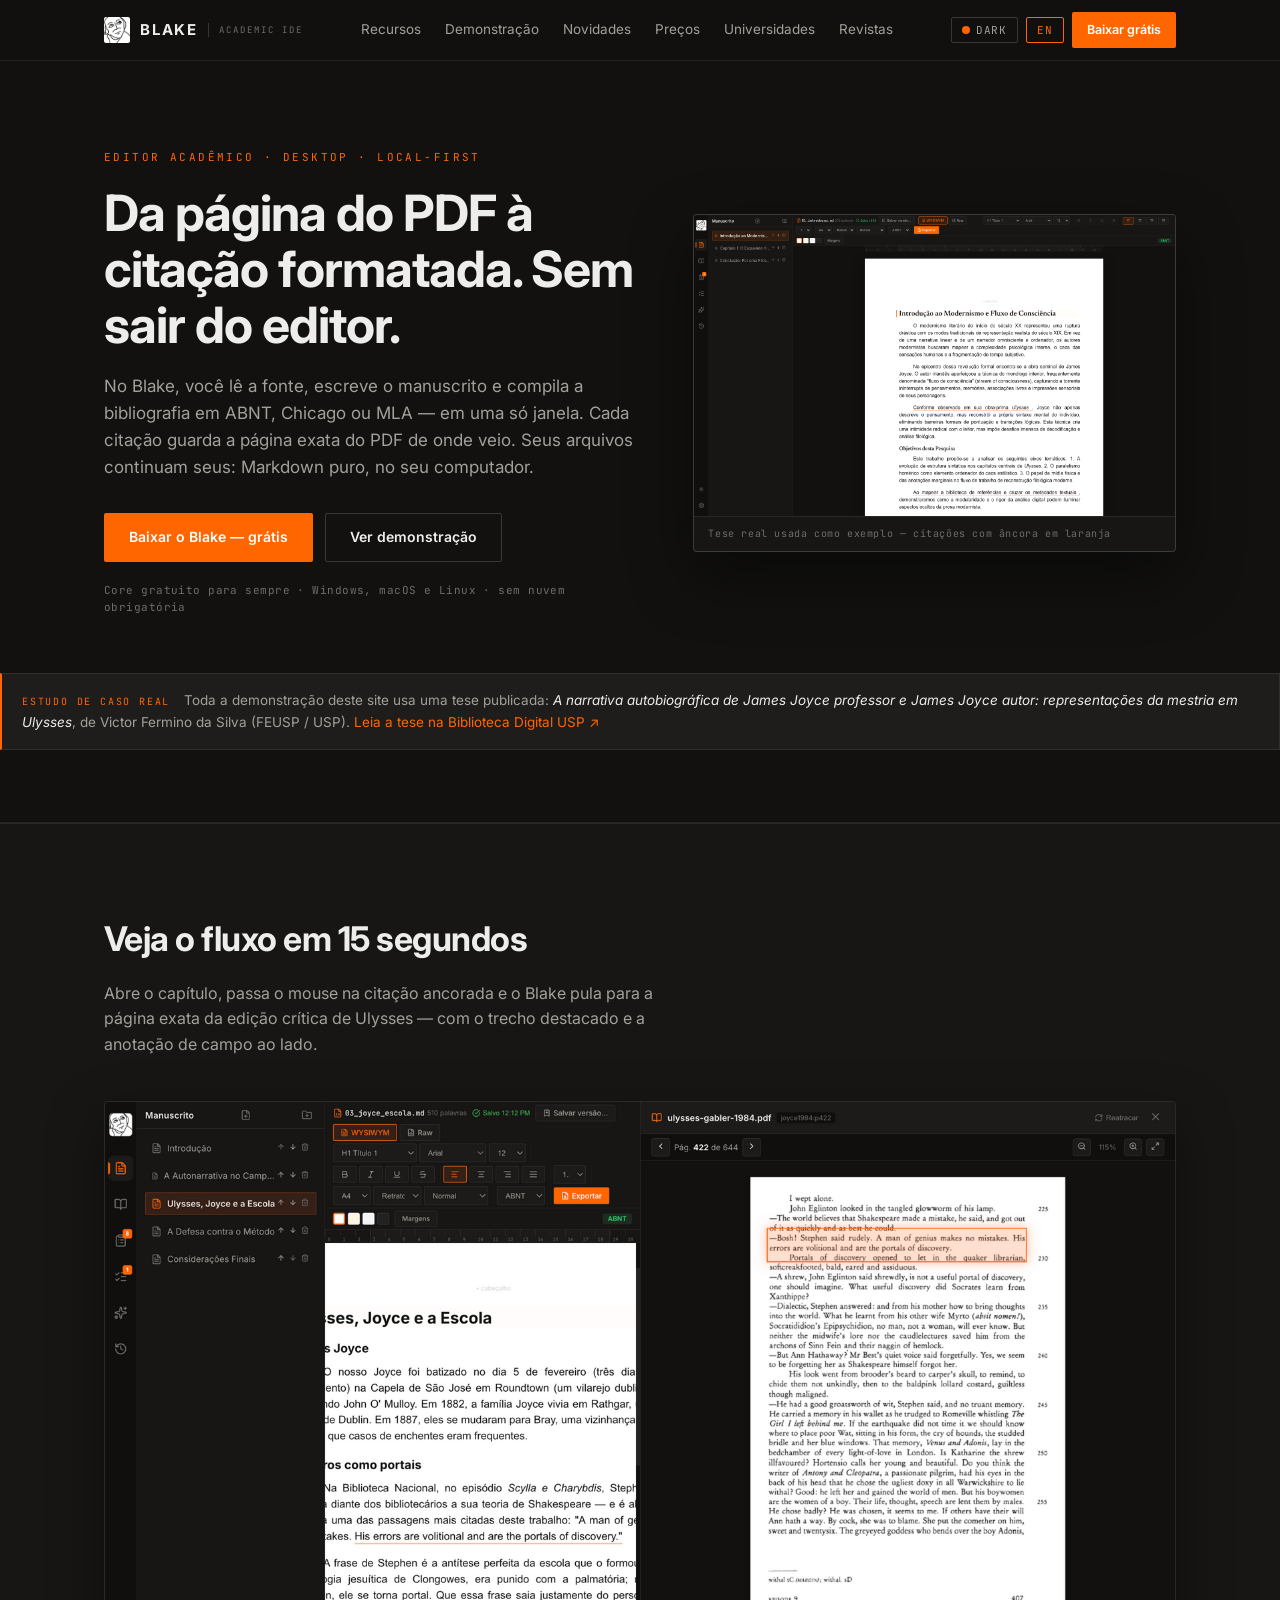
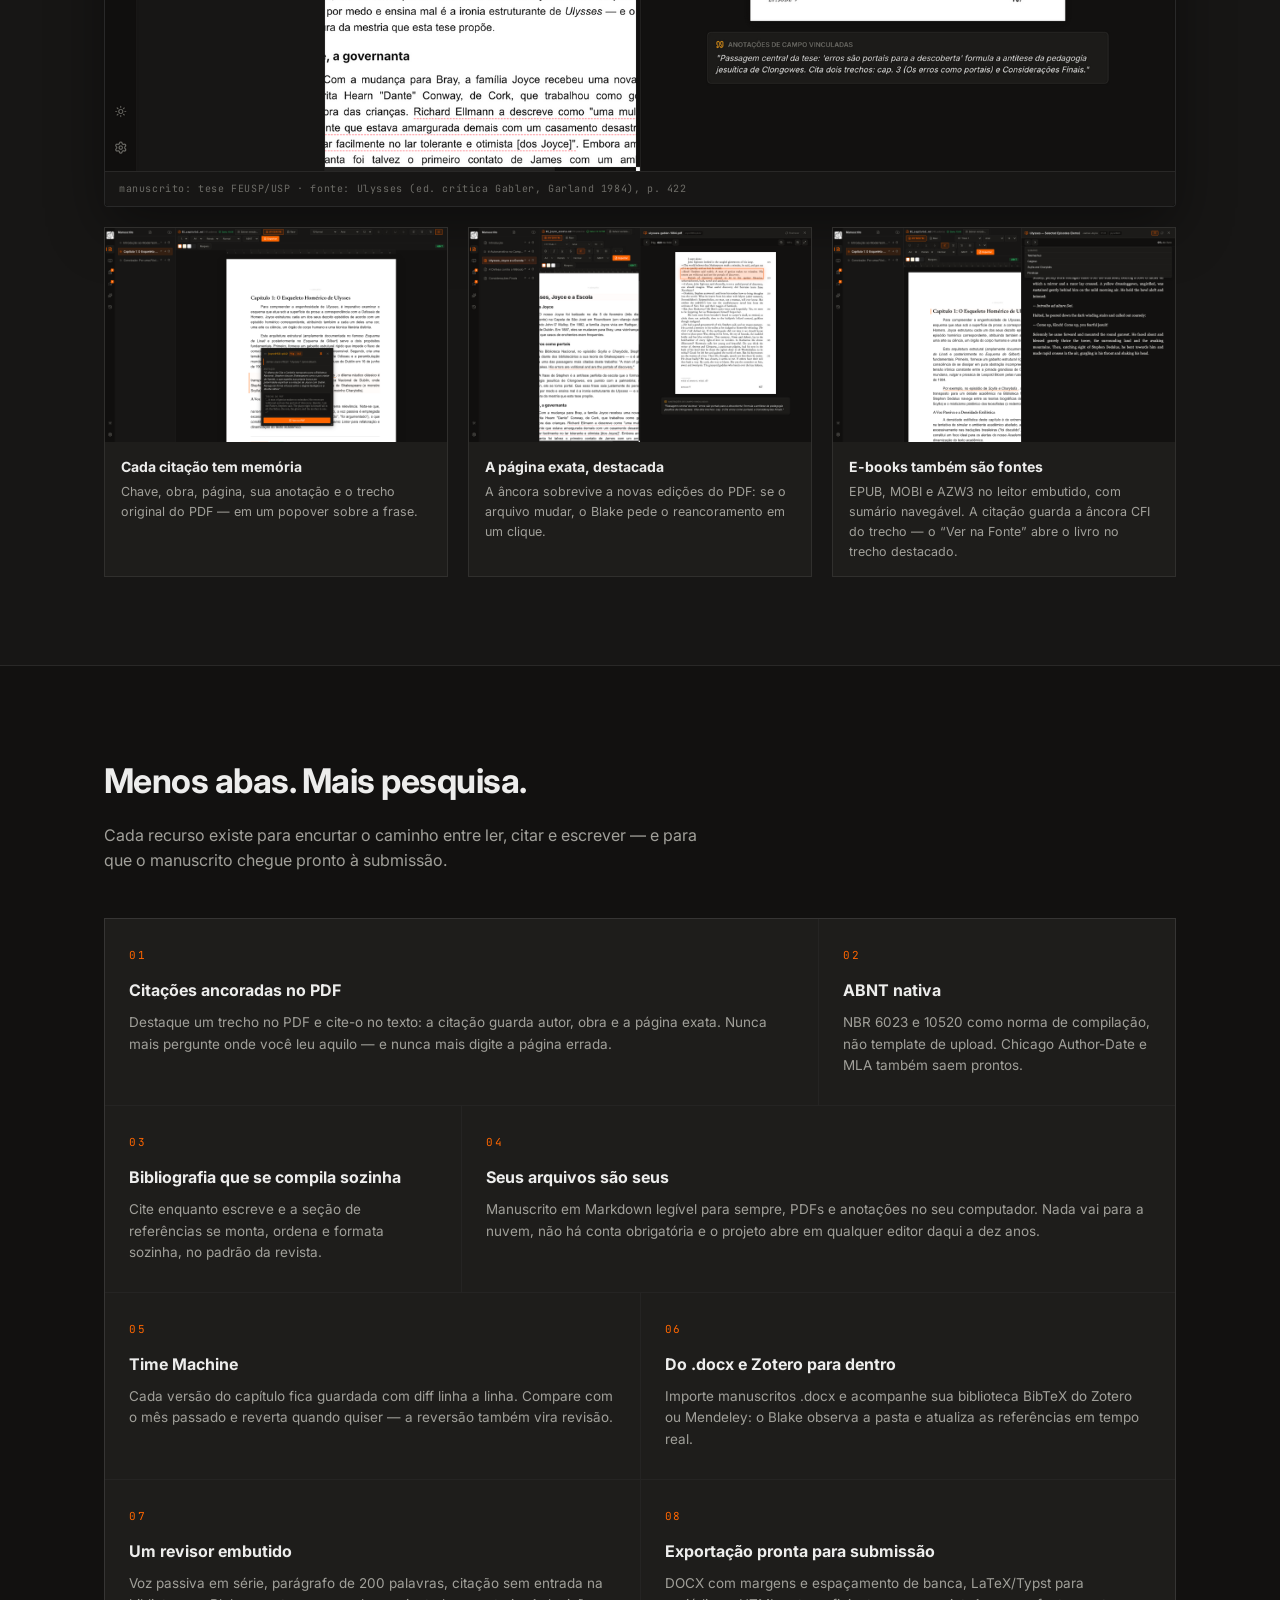
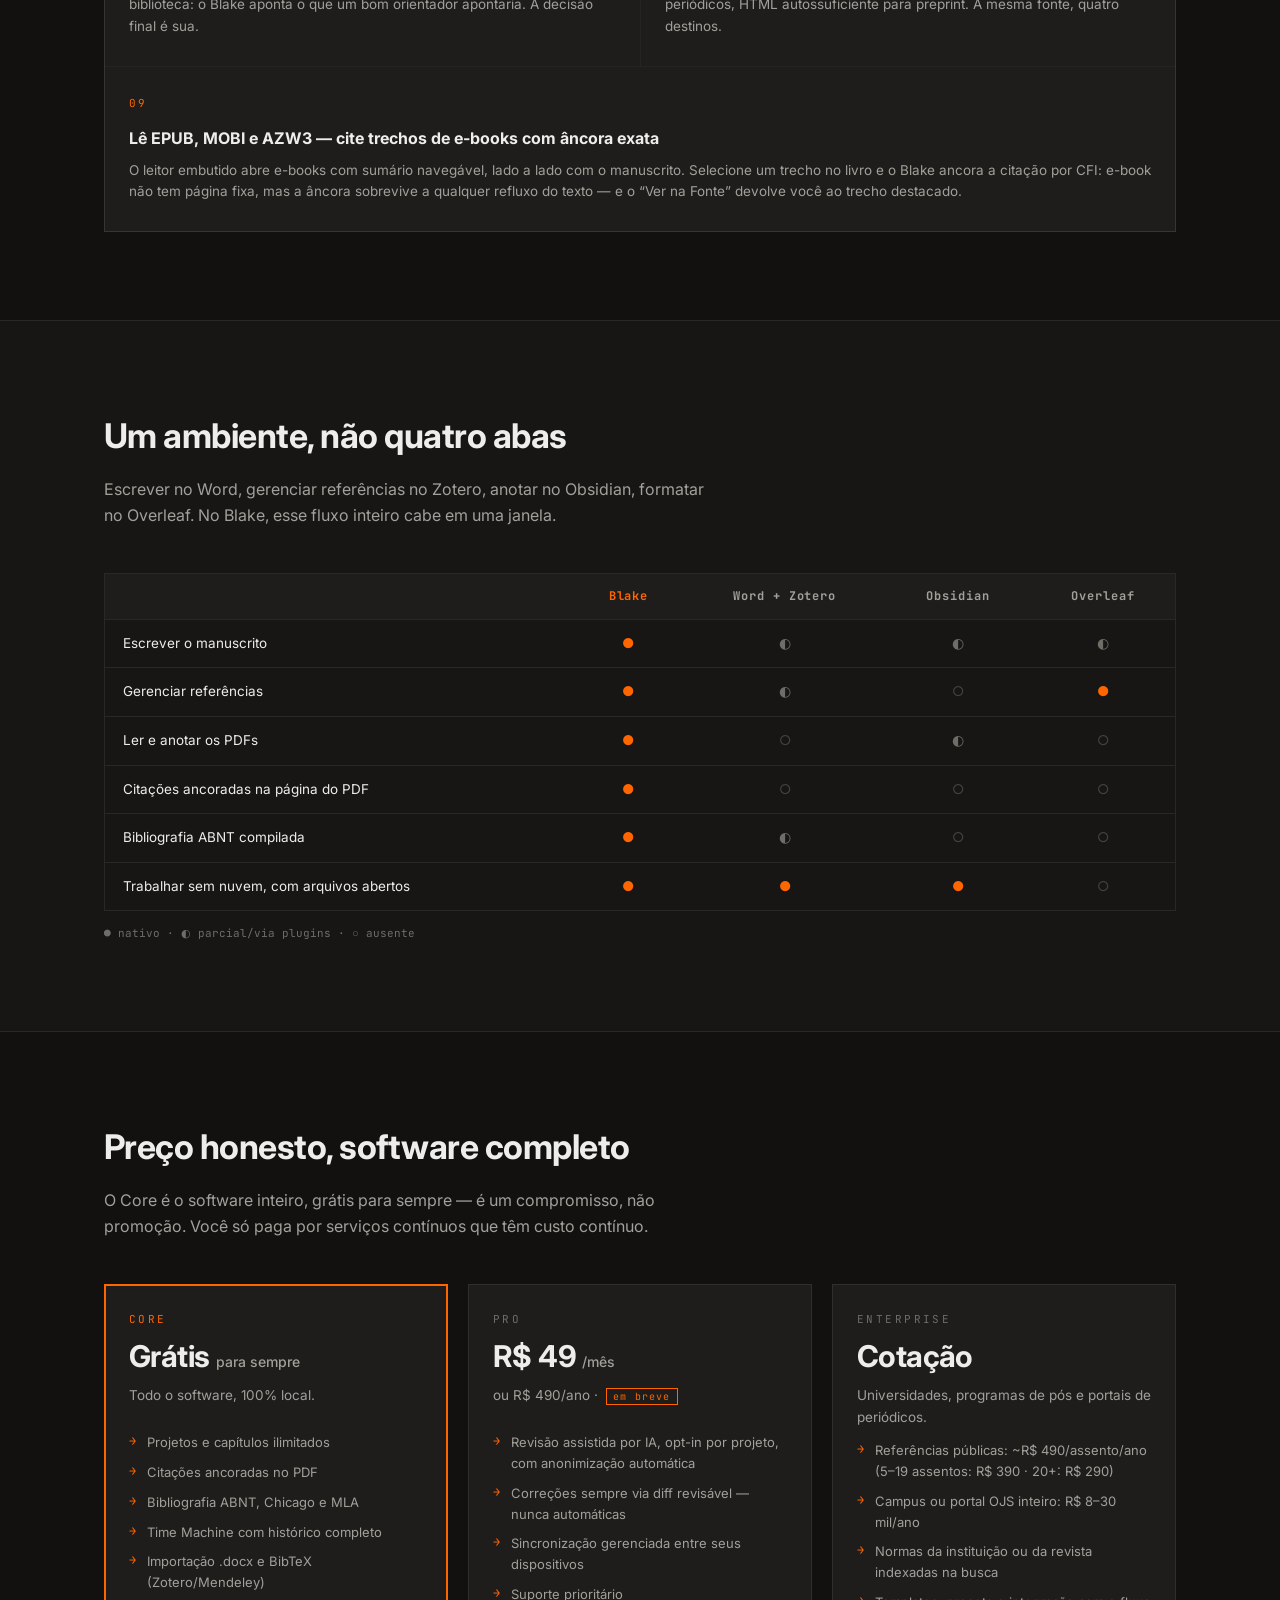
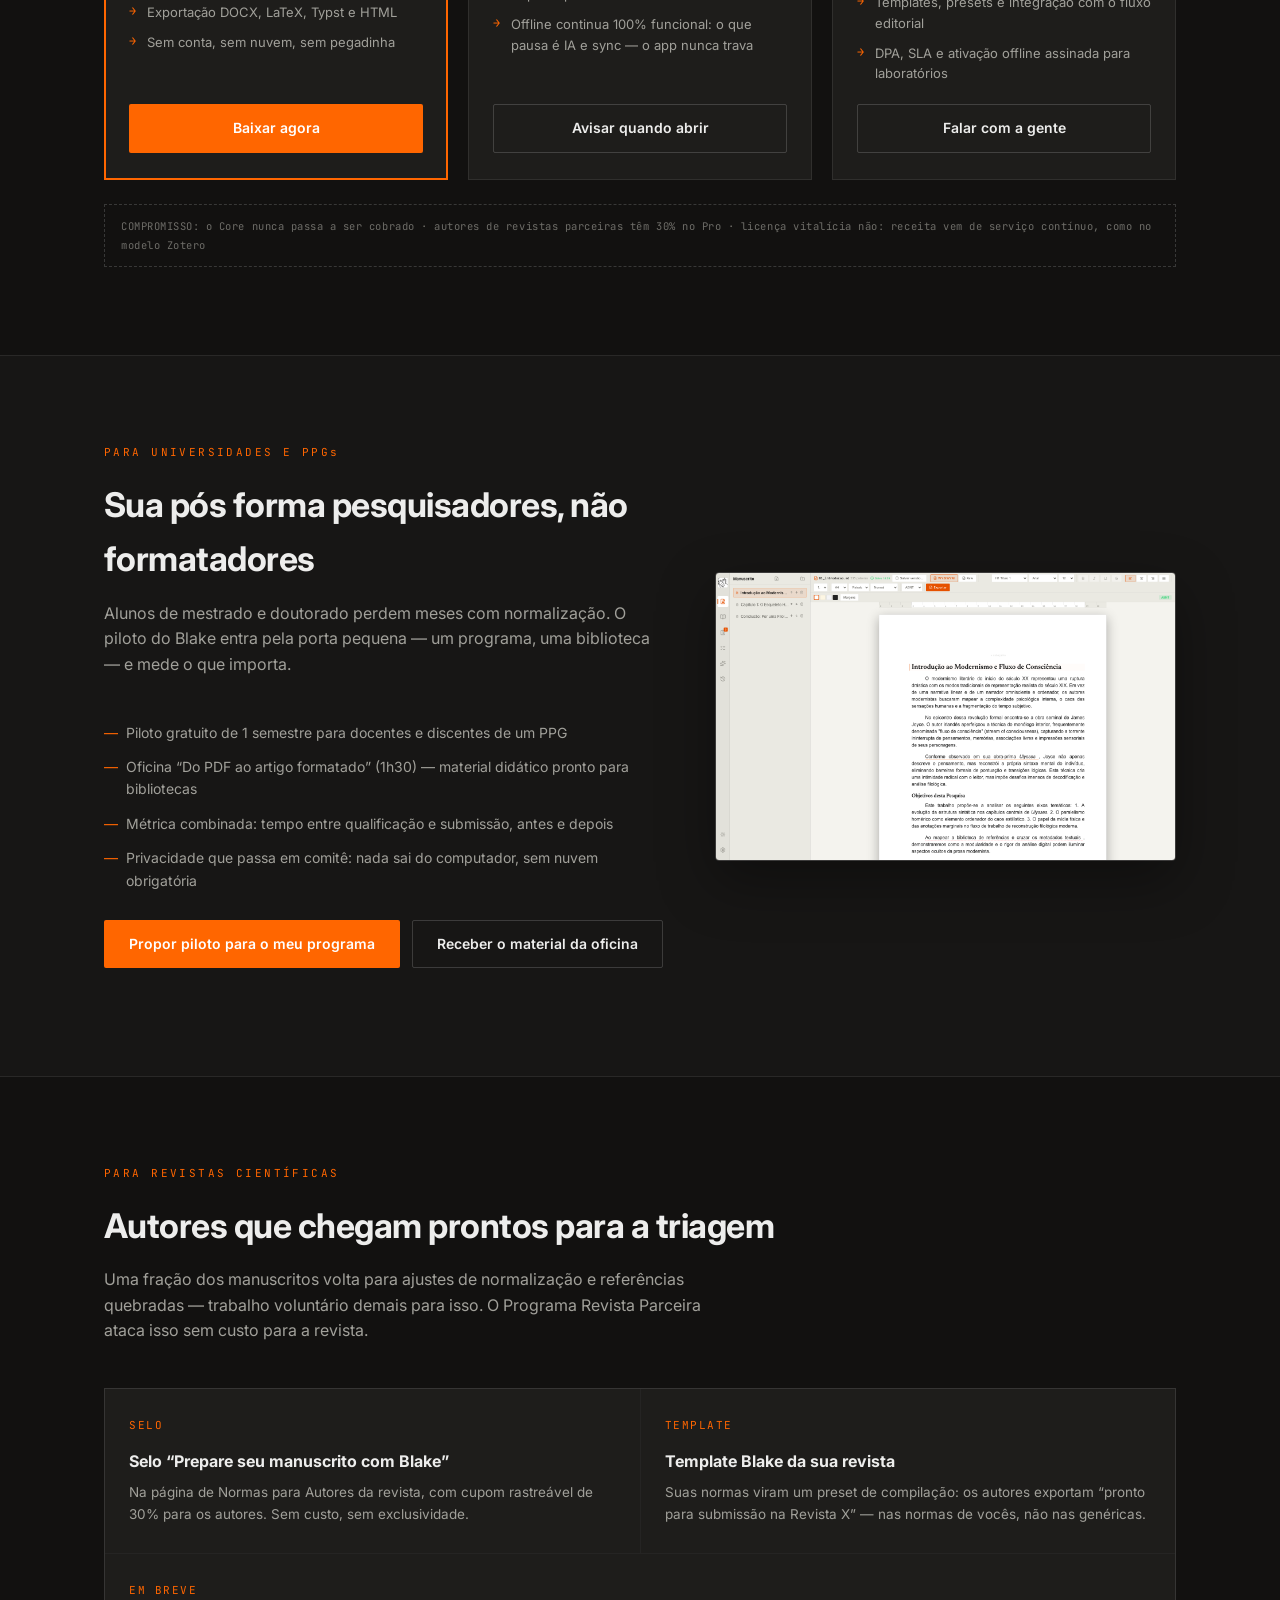
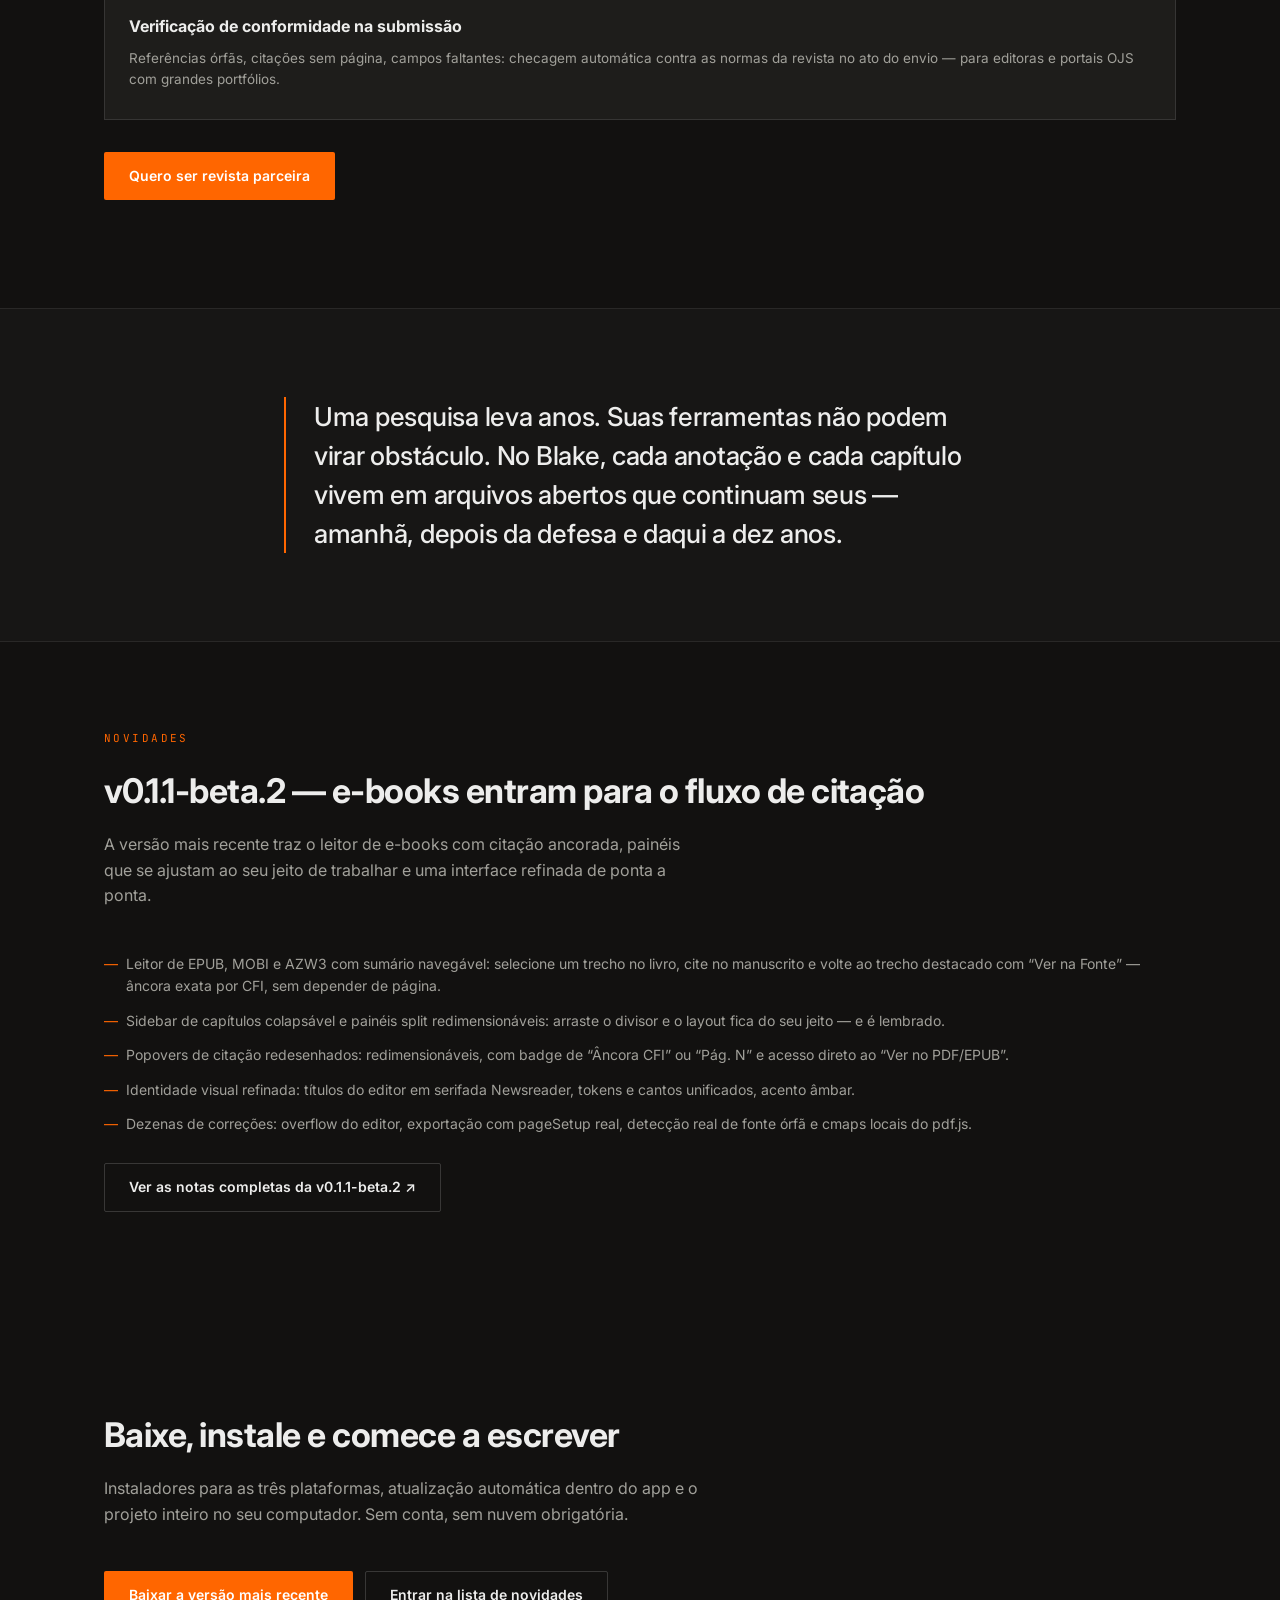
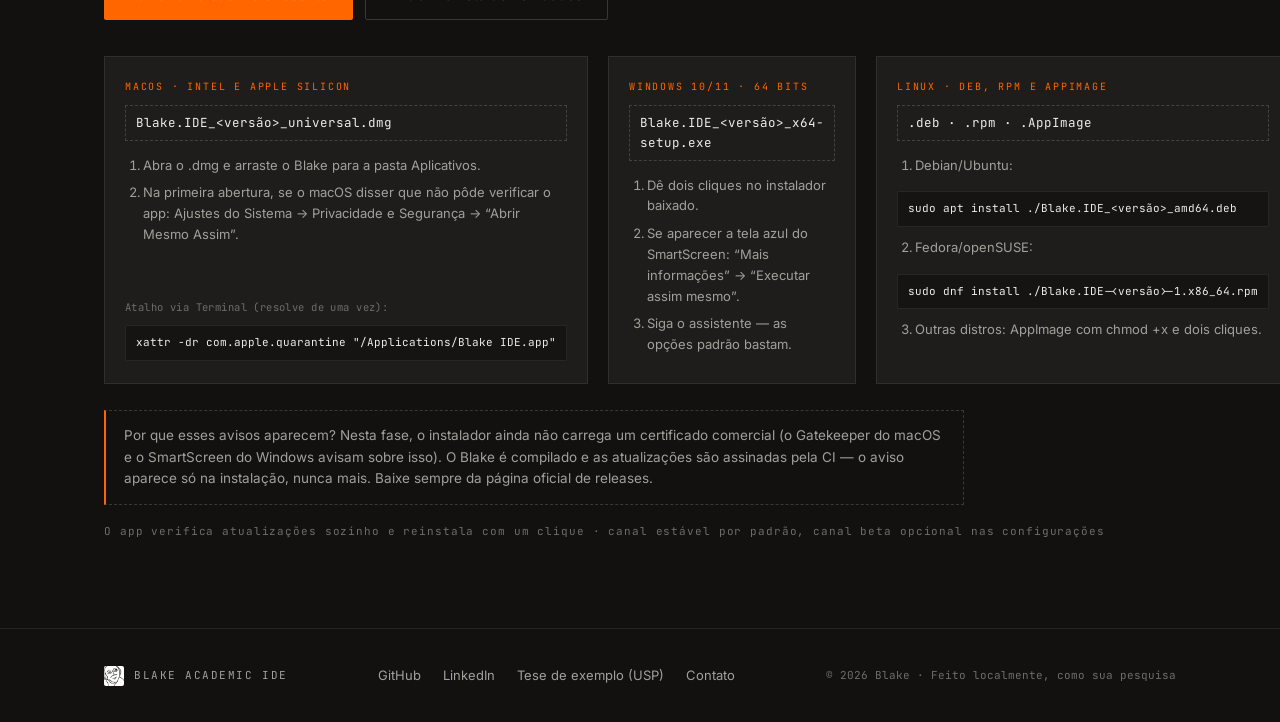
<file: index.html>
<!DOCTYPE html>
<html lang="pt-BR">
<head>
  <meta charset="UTF-8" />
  <meta name="viewport" content="width=device-width, initial-scale=1.0" />
  <title>Blake — Ler, citar e escrever. No mesmo lugar.</title>
  <meta name="description" content="Editor acadêmico desktop, local-first: leia o PDF, cite com âncora na página exata e deixe a bibliografia sair em ABNT, Chicago ou MLA. Seus arquivos são seus. Core grátis para sempre." />
  <link rel="canonical" href="https://vfermino.github.io/blake-site/" />

  <!-- Open Graph / LinkedIn -->
  <meta property="og:type" content="website" />
  <meta property="og:url" content="https://vfermino.github.io/blake-site/" />
  <meta property="og:title" content="Blake — Ler, citar e escrever. No mesmo lugar." />
  <meta property="og:description" content="Cada citação aponta para a página exata do PDF. Bibliografia ABNT, Chicago ou MLA compilada automaticamente. Desktop, local-first, Markdown. Core grátis para sempre." />
  <meta property="og:image" content="https://vfermino.github.io/blake-site/assets/og-image.png" />
  <meta property="og:image:width" content="1200" />
  <meta property="og:image:height" content="630" />
  <meta property="og:locale" content="pt_BR" />
  <meta property="og:locale:alternate" content="en_US" />
  <meta name="twitter:card" content="summary_large_image" />
  <meta name="twitter:title" content="Blake — Ler, citar e escrever. No mesmo lugar." />
  <meta name="twitter:description" content="Cada citação aponta para a página exata do PDF. Bibliografia ABNT, Chicago ou MLA compilada automaticamente. Desktop, local-first, Markdown." />
  <meta name="twitter:image" content="https://vfermino.github.io/blake-site/assets/og-image.png" />

  <link rel="icon" type="image/png" href="assets/icon.png" />
  <link rel="preconnect" href="https://fonts.googleapis.com" />
  <link rel="preconnect" href="https://fonts.gstatic.com" crossorigin />
  <link href="https://fonts.googleapis.com/css2?family=Inter:wght@400;500;600;700&family=JetBrains+Mono:wght@400;500;600&display=swap" rel="stylesheet" />
  <link rel="stylesheet" href="style.css" />
</head>
<body>

  <header class="site-header">
    <div class="container header-inner">
      <a href="#" class="brand">
        <img src="assets/icon.png" alt="Blake" class="brand-icon" />
        <span class="brand-name">BLAKE</span>
        <span class="brand-tag">ACADEMIC&nbsp;IDE</span>
      </a>
      <nav class="header-nav">
        <a href="#recursos" data-pt="Recursos" data-en="Features">Recursos</a>
        <a href="#demo" data-pt="Demonstração" data-en="Demo">Demonstração</a>
        <a href="#novidades" data-pt="Novidades" data-en="What's new">Novidades</a>
        <a href="#precos" data-pt="Preços" data-en="Pricing">Preços</a>
        <a href="#universidades" data-pt="Universidades" data-en="Universities">Universidades</a>
        <a href="#revistas" data-pt="Revistas" data-en="Journals">Revistas</a>
      </nav>
      <div class="header-actions">
        <button id="theme-toggle" class="chip-btn" aria-label="Alternar tema" title="Tema claro/escuro">
          <span class="theme-dot"></span><span id="theme-label">DARK</span>
        </button>
        <button id="lang-toggle" class="chip-btn chip-btn-accent">EN</button>
        <a href="#baixar" class="btn btn-primary btn-sm" data-pt="Baixar grátis" data-en="Download free">Baixar grátis</a>
      </div>
    </div>
  </header>

  <main>
    <!-- HERO -->
    <section class="hero">
      <div class="container hero-grid">
        <div class="hero-copy">
          <p class="hero-eyebrow mono" data-pt="EDITOR ACADÊMICO · DESKTOP · LOCAL-FIRST" data-en="ACADEMIC EDITOR · DESKTOP · LOCAL-FIRST">EDITOR ACADÊMICO · DESKTOP · LOCAL-FIRST</p>
          <h1 data-pt="Da página do PDF à citação formatada. Sem sair do editor."
              data-en="From the PDF page to the formatted citation. Without leaving the editor.">
            Da página do PDF à citação formatada. Sem sair do editor.
          </h1>
          <p class="hero-sub" data-pt="No Blake, você lê a fonte, escreve o manuscrito e compila a bibliografia em ABNT, Chicago ou MLA — em uma só janela. Cada citação guarda a página exata do PDF de onde veio. Seus arquivos continuam seus: Markdown puro, no seu computador."
              data-en="In Blake, you read the source, write the manuscript, and compile the bibliography in ABNT, Chicago, or MLA — in a single window. Every citation keeps the exact PDF page it came from. Your files remain yours: plain Markdown, on your computer.">
            No Blake, você lê a fonte, escreve o manuscrito e compila a bibliografia em ABNT, Chicago ou MLA — em uma só janela. Cada citação guarda a página exata do PDF de onde veio. Seus arquivos continuam seus: Markdown puro, no seu computador.
          </p>
          <div class="hero-ctas">
            <a href="#baixar" class="btn btn-primary" data-pt="Baixar o Blake — grátis" data-en="Get Blake — free">Baixar o Blake — grátis</a>
            <a href="#demo" class="btn btn-ghost" data-pt="Ver demonstração" data-en="Watch the demo">Ver demonstração</a>
          </div>
          <p class="hero-note mono" data-pt="Core gratuito para sempre · Windows, macOS e Linux · sem nuvem obrigatória" data-en="Core free forever · Windows, macOS & Linux · no mandatory cloud">Core gratuito para sempre · Windows, macOS e Linux · sem nuvem obrigatória</p>
        </div>

        <figure class="hero-shot">
          <img src="assets/app/editor-introducao-dark.png" alt="Blake: introdução de uma tese com citações sublinhadas e bibliografia ABNT compilada" />
          <figcaption class="mono" data-pt="Tese real usada como exemplo — citações com âncora em laranja" data-en="A real thesis as the sample — orange anchored citations">Tese real usada como exemplo — citações com âncora em laranja</figcaption>
        </figure>
      </div>

      <div class="container proof-strip">
        <p>
          <span class="mono proof-label" data-pt="ESTUDO DE CASO REAL" data-en="REAL CASE STUDY">ESTUDO DE CASO REAL</span>
          <span data-pt="Toda a demonstração deste site usa uma tese publicada: " data-en="Everything on this site runs on a published dissertation: ">Toda a demonstração deste site usa uma tese publicada: </span>
          <em data-pt="A narrativa autobiográfica de James Joyce professor e James Joyce autor: representações da mestria em Ulysses" data-en="The Autobiographic Narrative of James Joyce Teacher and James Joyce Author: Representations of Mastery in Ulysses">A narrativa autobiográfica de James Joyce professor e James Joyce autor: representações da mestria em Ulysses</em>,
          <span data-pt="de Victor Fermino da Silva (FEUSP / USP). " data-en="by Victor Fermino da Silva (FEUSP / USP). ">de Victor Fermino da Silva (FEUSP / USP). </span>
          <a href="https://teses.usp.br/teses/disponiveis/48/48140/tde-23012026-092321/" target="_blank" rel="noopener" data-pt="Leia a tese na Biblioteca Digital USP ↗" data-en="Read it on the USP Digital Library ↗">Leia a tese na Biblioteca Digital USP ↗</a>
        </p>
      </div>
    </section>

    <!-- DEMO -->
    <section id="demo" class="section section-alt">
      <div class="container">
        <h2 class="section-title" data-pt="Veja o fluxo em 15 segundos" data-en="Watch the flow in 15 seconds">Veja o fluxo em 15 segundos</h2>
        <p class="section-sub" data-pt="Abre o capítulo, passa o mouse na citação ancorada e o Blake pula para a página exata da edição crítica de Ulysses — com o trecho destacado e a anotação de campo ao lado."
            data-en="Open the chapter, hover the anchored citation, and Blake jumps to the exact page of the critical edition of Ulysses — with the passage highlighted and the field note beside it.">
          Abre o capítulo, passa o mouse na citação ancorada e o Blake pula para a página exata da edição crítica de Ulysses — com o trecho destacado e a anotação de campo ao lado.
        </p>
        <figure class="demo-media">
          <video autoplay muted loop playsinline poster="assets/app/pdf-ancora.png">
            <source src="assets/app/demo-blake.mp4" type="video/mp4" />
            <img src="assets/app/demo-blake.gif" alt="Demonstração: citação ancorada abre o PDF na página exata" />
          </video>
          <figcaption class="mono" data-pt="manuscrito: tese FEUSP/USP · fonte: Ulysses (ed. crítica Gabler, Garland 1984), p. 422" data-en="manuscript: FEUSP/USP dissertation · source: Ulysses (Gabler critical ed., Garland 1984), p. 422">manuscrito: tese FEUSP/USP · fonte: Ulysses (ed. crítica Gabler, Garland 1984), p. 422</figcaption>
        </figure>

        <div class="demo-grid">
          <figure class="demo-card">
            <img src="assets/app/popover-metadata.png" alt="Popover da citação com metadados, anotação e trecho do PDF" />
            <figcaption>
              <strong data-pt="Cada citação tem memória" data-en="Every citation has memory">Cada citação tem memória</strong>
              <span data-pt="Chave, obra, página, sua anotação e o trecho original do PDF — em um popover sobre a frase." data-en="Key, work, page, your note, and the original PDF excerpt — in a popover over the sentence.">Chave, obra, página, sua anotação e o trecho original do PDF — em um popover sobre a frase.</span>
            </figcaption>
          </figure>
          <figure class="demo-card">
            <img src="assets/app/pdf-ancora.png" alt="PDF aberto na página 422 com o destaque sobre a passagem citada" />
            <figcaption>
              <strong data-pt="A página exata, destacada" data-en="The exact page, highlighted">A página exata, destacada</strong>
              <span data-pt="A âncora sobrevive a novas edições do PDF: se o arquivo mudar, o Blake pede o reancoramento em um clique." data-en="The anchor survives new PDF editions: if the file changes, Blake asks to re-anchor in one click.">A âncora sobrevive a novas edições do PDF: se o arquivo mudar, o Blake pede o reancoramento em um clique.</span>
            </figcaption>
          </figure>
          <figure class="demo-card">
            <img src="assets/app/epub-reader.png" alt="Leitor EPUB do Blake aberto com sumário navegável ao lado do manuscrito" />
            <figcaption>
              <strong data-pt="E-books também são fontes" data-en="E-books are sources too">E-books também são fontes</strong>
              <span data-pt="EPUB, MOBI e AZW3 no leitor embutido, com sumário navegável. A citação guarda a âncora CFI do trecho — o “Ver na Fonte” abre o livro no trecho destacado." data-en="EPUB, MOBI, and AZW3 in the built-in reader, with a navigable table of contents. The citation keeps the passage's CFI anchor — “View in Source” opens the book at the highlighted passage.">EPUB, MOBI e AZW3 no leitor embutido, com sumário navegável. A citação guarda a âncora CFI do trecho — o “Ver na Fonte” abre o livro no trecho destacado.</span>
            </figcaption>
          </figure>
        </div>
      </div>
    </section>

    <!-- FEATURES -->
    <section id="recursos" class="section">
      <div class="container">
        <h2 class="section-title" data-pt="Menos abas. Mais pesquisa." data-en="Fewer tabs. More research.">Menos abas. Mais pesquisa.</h2>
        <p class="section-sub" data-pt="Cada recurso existe para encurtar o caminho entre ler, citar e escrever — e para que o manuscrito chegue pronto à submissão."
            data-en="Every feature exists to shorten the path between reading, citing, and writing — and to get the manuscript ready for submission.">
          Cada recurso existe para encurtar o caminho entre ler, citar e escrever — e para que o manuscrito chegue pronto à submissão.
        </p>
        <div class="features-grid">
          <div class="feature-card span-4">
            <span class="feature-num mono">01</span>
            <h3 data-pt="Citações ancoradas no PDF" data-en="Citations anchored to the PDF">Citações ancoradas no PDF</h3>
            <p data-pt="Destaque um trecho no PDF e cite-o no texto: a citação guarda autor, obra e a página exata. Nunca mais pergunte onde você leu aquilo — e nunca mais digite a página errada." data-en="Highlight a passage in the PDF and cite it in the text: the citation keeps author, work, and the exact page. No more wondering where you read it — and no more mistyped page numbers.">Destaque um trecho no PDF e cite-o no texto: a citação guarda autor, obra e a página exata. Nunca mais pergunte onde você leu aquilo — e nunca mais digite a página errada.</p>
          </div>
          <div class="feature-card span-2">
            <span class="feature-num mono">02</span>
            <h3 data-pt="ABNT nativa" data-en="ABNT is native">ABNT nativa</h3>
            <p data-pt="NBR 6023 e 10520 como norma de compilação, não template de upload. Chicago Author-Date e MLA também saem prontos." data-en="NBR 6023 and 10520 as a compilation standard, not an upload template. Chicago Author-Date and MLA come out ready too.">NBR 6023 e 10520 como norma de compilação, não template de upload. Chicago Author-Date e MLA também saem prontos.</p>
          </div>
          <div class="feature-card span-2">
            <span class="feature-num mono">03</span>
            <h3 data-pt="Bibliografia que se compila sozinha" data-en="A bibliography that builds itself">Bibliografia que se compila sozinha</h3>
            <p data-pt="Cite enquanto escreve e a seção de referências se monta, ordena e formata sozinha, no padrão da revista." data-en="Cite as you write and the references section assembles, sorts, and formats itself in the journal's style.">Cite enquanto escreve e a seção de referências se monta, ordena e formata sozinha, no padrão da revista.</p>
          </div>
          <div class="feature-card span-4">
            <span class="feature-num mono">04</span>
            <h3 data-pt="Seus arquivos são seus" data-en="Your files are yours">Seus arquivos são seus</h3>
            <p data-pt="Manuscrito em Markdown legível para sempre, PDFs e anotações no seu computador. Nada vai para a nuvem, não há conta obrigatória e o projeto abre em qualquer editor daqui a dez anos." data-en="Manuscript as forever-readable Markdown, PDFs and notes on your computer. Nothing goes to the cloud, no mandatory account, and the project opens in any editor ten years from now.">Manuscrito em Markdown legível para sempre, PDFs e anotações no seu computador. Nada vai para a nuvem, não há conta obrigatória e o projeto abre em qualquer editor daqui a dez anos.</p>
          </div>
          <div class="feature-card span-3">
            <span class="feature-num mono">05</span>
            <h3 data-pt="Time Machine" data-en="Time Machine">Time Machine</h3>
            <p data-pt="Cada versão do capítulo fica guardada com diff linha a linha. Compare com o mês passado e reverta quando quiser — a reversão também vira revisão." data-en="Every chapter version is kept with line-by-line diff. Compare with last month and revert anytime — the revert itself becomes a revision.">Cada versão do capítulo fica guardada com diff linha a linha. Compare com o mês passado e reverta quando quiser — a reversão também vira revisão.</p>
          </div>
          <div class="feature-card span-3">
            <span class="feature-num mono">06</span>
            <h3 data-pt="Do .docx e Zotero para dentro" data-en="From .docx and Zotero inward">Do .docx e Zotero para dentro</h3>
            <p data-pt="Importe manuscritos .docx e acompanhe sua biblioteca BibTeX do Zotero ou Mendeley: o Blake observa a pasta e atualiza as referências em tempo real." data-en="Import .docx manuscripts and follow your Zotero or Mendeley BibTeX library: Blake watches the folder and updates references in real time.">Importe manuscritos .docx e acompanhe sua biblioteca BibTeX do Zotero ou Mendeley: o Blake observa a pasta e atualiza as referências em tempo real.</p>
          </div>
          <div class="feature-card span-3">
            <span class="feature-num mono">07</span>
            <h3 data-pt="Um revisor embutido" data-en="A built-in reviewer">Um revisor embutido</h3>
            <p data-pt="Voz passiva em série, parágrafo de 200 palavras, citação sem entrada na biblioteca: o Blake aponta o que um bom orientador apontaria. A decisão final é sua." data-en="Serial passive voice, a 200-word paragraph, a citation without a bibliography entry: Blake points out what a good advisor would. The final call is yours.">Voz passiva em série, parágrafo de 200 palavras, citação sem entrada na biblioteca: o Blake aponta o que um bom orientador apontaria. A decisão final é sua.</p>
          </div>
          <div class="feature-card span-3">
            <span class="feature-num mono">08</span>
            <h3 data-pt="Exportação pronta para submissão" data-en="Submission-ready export">Exportação pronta para submissão</h3>
            <p data-pt="DOCX com margens e espaçamento de banca, LaTeX/Typst para periódicos, HTML autossuficiente para preprint. A mesma fonte, quatro destinos." data-en="DOCX with committee margins and spacing, LaTeX/Typst for journals, self-contained HTML for preprints. One source, four targets.">DOCX com margens e espaçamento de banca, LaTeX/Typst para periódicos, HTML autossuficiente para preprint. A mesma fonte, quatro destinos.</p>
          </div>
          <div class="feature-card span-6">
            <span class="feature-num mono">09</span>
            <h3 data-pt="Lê EPUB, MOBI e AZW3 — cite trechos de e-books com âncora exata" data-en="Reads EPUB, MOBI & AZW3 — cite e-book passages with an exact anchor">Lê EPUB, MOBI e AZW3 — cite trechos de e-books com âncora exata</h3>
            <p data-pt="O leitor embutido abre e-books com sumário navegável, lado a lado com o manuscrito. Selecione um trecho no livro e o Blake ancora a citação por CFI: e-book não tem página fixa, mas a âncora sobrevive a qualquer refluxo do texto — e o “Ver na Fonte” devolve você ao trecho destacado." data-en="The built-in reader opens e-books with a navigable table of contents, side by side with the manuscript. Select a passage in the book and Blake anchors the citation by CFI: e-books have no fixed pages, but the anchor survives any text reflow — and “View in Source” takes you back to the highlighted passage.">O leitor embutido abre e-books com sumário navegável, lado a lado com o manuscrito. Selecione um trecho no livro e o Blake ancora a citação por CFI: e-book não tem página fixa, mas a âncora sobrevive a qualquer refluxo do texto — e o “Ver na Fonte” devolve você ao trecho destacado.</p>
          </div>
        </div>
      </div>
    </section>

    <!-- COMPARE -->
    <section id="compare" class="section section-alt">
      <div class="container">
        <h2 class="section-title" data-pt="Um ambiente, não quatro abas" data-en="One environment, not four tabs">Um ambiente, não quatro abas</h2>
        <p class="section-sub" data-pt="Escrever no Word, gerenciar referências no Zotero, anotar no Obsidian, formatar no Overleaf. No Blake, esse fluxo inteiro cabe em uma janela." data-en="Writing in Word, managing references in Zotero, taking notes in Obsidian, formatting in Overleaf. In Blake, that whole workflow fits in a single window.">Escrever no Word, gerenciar referências no Zotero, anotar no Obsidian, formatar no Overleaf. No Blake, esse fluxo inteiro cabe em uma janela.</p>
        <div class="table-wrap">
          <table class="compare-table">
            <thead>
              <tr>
                <th></th>
                <th>Blake</th>
                <th>Word + Zotero</th>
                <th>Obsidian</th>
                <th>Overleaf</th>
              </tr>
            </thead>
            <tbody>
              <tr>
                <td data-pt="Escrever o manuscrito" data-en="Writing the manuscript">Escrever o manuscrito</td>
                <td class="yes">●</td><td class="partial">◐</td><td class="partial">◐</td><td class="partial">◐</td>
              </tr>
              <tr>
                <td data-pt="Gerenciar referências" data-en="Managing references">Gerenciar referências</td>
                <td class="yes">●</td><td class="partial">◐</td><td class="no">○</td><td class="yes">●</td>
              </tr>
              <tr>
                <td data-pt="Ler e anotar os PDFs" data-en="Reading and annotating PDFs">Ler e anotar os PDFs</td>
                <td class="yes">●</td><td class="no">○</td><td class="partial">◐</td><td class="no">○</td>
              </tr>
              <tr>
                <td data-pt="Citações ancoradas na página do PDF" data-en="Citations anchored to the PDF page">Citações ancoradas na página do PDF</td>
                <td class="yes">●</td><td class="no">○</td><td class="no">○</td><td class="no">○</td>
              </tr>
              <tr>
                <td data-pt="Bibliografia ABNT compilada" data-en="Compiled ABNT bibliography">Bibliografia ABNT compilada</td>
                <td class="yes">●</td><td class="partial">◐</td><td class="no">○</td><td class="no">○</td>
              </tr>
              <tr>
                <td data-pt="Trabalhar sem nuvem, com arquivos abertos" data-en="Work offline, with open files">Trabalhar sem nuvem, com arquivos abertos</td>
                <td class="yes">●</td><td class="yes">●</td><td class="yes">●</td><td class="no">○</td>
              </tr>
            </tbody>
          </table>
        </div>
        <p class="table-legend mono">● <span data-pt="nativo" data-en="native">nativo</span> · ◐ <span data-pt="parcial/via plugins" data-en="partial/via plugins">parcial/via plugins</span> · ○ <span data-pt="ausente" data-en="absent">ausente</span></p>
      </div>
    </section>

    <!-- PREÇOS -->
    <section id="precos" class="section">
      <div class="container">
        <h2 class="section-title" data-pt="Preço honesto, software completo" data-en="Honest pricing, complete software">Preço honesto, software completo</h2>
        <p class="section-sub" data-pt="O Core é o software inteiro, grátis para sempre — é um compromisso, não promoção. Você só paga por serviços contínuos que têm custo contínuo."
            data-en="Core is the whole software, free forever — that's a commitment, not a promotion. You only pay for continuous services that have continuous costs.">
          O Core é o software inteiro, grátis para sempre — é um compromisso, não promoção. Você só paga por serviços contínuos que têm custo contínuo.
        </p>

        <div class="pricing-grid">
          <div class="price-card price-card-featured">
            <p class="mono price-tier" data-pt="CORE" data-en="CORE">CORE</p>
            <p class="price-value"><span data-pt="Grátis" data-en="Free">Grátis</span> <small data-pt="para sempre" data-en="forever">para sempre</small></p>
            <p class="price-desc" data-pt="Todo o software, 100% local." data-en="The whole software, 100% local.">Todo o software, 100% local.</p>
            <ul class="price-list">
              <li data-pt="Projetos e capítulos ilimitados" data-en="Unlimited projects and chapters">Projetos e capítulos ilimitados</li>
              <li data-pt="Citações ancoradas no PDF" data-en="PDF-anchored citations">Citações ancoradas no PDF</li>
              <li data-pt="Bibliografia ABNT, Chicago e MLA" data-en="ABNT, Chicago, and MLA bibliography">Bibliografia ABNT, Chicago e MLA</li>
              <li data-pt="Time Machine com histórico completo" data-en="Time Machine with full history">Time Machine com histórico completo</li>
              <li data-pt="Importação .docx e BibTeX (Zotero/Mendeley)" data-en=".docx import and BibTeX (Zotero/Mendeley)">Importação .docx e BibTeX (Zotero/Mendeley)</li>
              <li data-pt="Exportação DOCX, LaTeX, Typst e HTML" data-en="DOCX, LaTeX, Typst, and HTML export">Exportação DOCX, LaTeX, Typst e HTML</li>
              <li data-pt="Sem conta, sem nuvem, sem pegadinha" data-en="No account, no cloud, no catch">Sem conta, sem nuvem, sem pegadinha</li>
            </ul>
            <a href="#baixar" class="btn btn-primary price-cta" data-pt="Baixar agora" data-en="Download now">Baixar agora</a>
          </div>

          <div class="price-card">
            <p class="mono price-tier" data-pt="PRO" data-en="PRO">PRO</p>
            <p class="price-value"><span>R$ 49</span> <small data-pt="/mês" data-en="/mo">/mês</small></p>
            <p class="price-desc"><span data-pt="ou R$ 490/ano" data-en="or R$ 490/yr">ou R$ 490/ano</span> · <em class="soon" data-pt="em breve" data-en="coming soon">em breve</em></p>
            <ul class="price-list">
              <li data-pt="Revisão assistida por IA, opt-in por projeto, com anonimização automática" data-en="AI-assisted review, opt-in per project, with automatic anonymization">Revisão assistida por IA, opt-in por projeto, com anonimização automática</li>
              <li data-pt="Correções sempre via diff revisável — nunca automáticas" data-en="Fixes always via reviewable diff — never automatic">Correções sempre via diff revisável — nunca automáticas</li>
              <li data-pt="Sincronização gerenciada entre seus dispositivos" data-en="Managed sync across your devices">Sincronização gerenciada entre seus dispositivos</li>
              <li data-pt="Suporte prioritário" data-en="Priority support">Suporte prioritário</li>
              <li data-pt="Offline continua 100% funcional: o que pausa é IA e sync — o app nunca trava" data-en="Offline stays 100% functional: only AI and sync pause — the app never locks">Offline continua 100% funcional: o que pausa é IA e sync — o app nunca trava</li>
            </ul>
            <a href="https://tally.so/r/J94bpX" target="_blank" rel="noopener" class="btn btn-ghost price-cta" data-pt="Avisar quando abrir" data-en="Notify me at launch">Avisar quando abrir</a>
          </div>

          <div class="price-card">
            <p class="mono price-tier" data-pt="ENTERPRISE" data-en="ENTERPRISE">ENTERPRISE</p>
            <p class="price-value" data-pt="Cotação" data-en="Quote">Cotação</p>
            <p class="price-desc" data-pt="Universidades, programas de pós e portais de periódicos." data-en="Universities, graduate programs, and journal portals.">Universidades, programas de pós e portais de periódicos.</p>
            <ul class="price-list">
              <li data-pt="Referências públicas: ~R$ 490/assento/ano (5–19 assentos: R$ 390 · 20+: R$ 290)" data-en="Public references: ~R$ 490/seat/yr (5–19 seats: R$ 390 · 20+: R$ 290)">Referências públicas: ~R$ 490/assento/ano (5–19 assentos: R$ 390 · 20+: R$ 290)</li>
              <li data-pt="Campus ou portal OJS inteiro: R$ 8–30 mil/ano" data-en="Whole campus or OJS portal: R$ 8–30k/yr">Campus ou portal OJS inteiro: R$ 8–30 mil/ano</li>
              <li data-pt="Normas da instituição ou da revista indexadas na busca" data-en="Institution or journal standards indexed in search">Normas da instituição ou da revista indexadas na busca</li>
              <li data-pt="Templates, presets e integração com o fluxo editorial" data-en="Templates, presets, and editorial workflow integration">Templates, presets e integração com o fluxo editorial</li>
              <li data-pt="DPA, SLA e ativação offline assinada para laboratórios" data-en="DPA, SLA, and signed offline activation for labs">DPA, SLA e ativação offline assinada para laboratórios</li>
            </ul>
            <a href="mailto:victors@alumni.usp.br?subject=Blake%20Enterprise" class="btn btn-ghost price-cta" data-pt="Falar com a gente" data-en="Talk to us">Falar com a gente</a>
          </div>
        </div>

        <p class="pricing-note mono" data-pt="COMPROMISSO: o Core nunca passa a ser cobrado · autores de revistas parceiras têm 30% no Pro · licença vitalícia não: receita vem de serviço contínuo, como no modelo Zotero"
            data-en="COMMITMENT: Core will never become paid · partner-journal authors get 30% off Pro · no perpetual license: revenue comes from ongoing services, Zotero-style">
          COMPROMISSO: o Core nunca passa a ser cobrado · autores de revistas parceiras têm 30% no Pro · licença vitalícia não: receita vem de serviço contínuo, como no modelo Zotero
        </p>
      </div>
    </section>

    <!-- UNIVERSIDADES -->
    <section id="universidades" class="section section-alt audience">
      <div class="container audience-grid">
        <div>
          <p class="mono audience-eyebrow" data-pt="PARA UNIVERSIDADES E PPGs" data-en="FOR UNIVERSITIES & GRADUATE PROGRAMS">PARA UNIVERSIDADES E PPGs</p>
          <h2 class="section-title" data-pt="Sua pós forma pesquisadores, não formatadores" data-en="Your program trains researchers, not formatters">Sua pós forma pesquisadores, não formatadores</h2>
          <p class="section-sub" data-pt="Alunos de mestrado e doutorado perdem meses com normalização. O piloto do Blake entra pela porta pequena — um programa, uma biblioteca — e mede o que importa."
              data-en="Master's and doctoral students lose months to formatting. The Blake pilot enters through the small door — one program, one library — and measures what matters.">
            Alunos de mestrado e doutorado perdem meses com normalização. O piloto do Blake entra pela porta pequena — um programa, uma biblioteca — e mede o que importa.
          </p>
          <ul class="audience-list">
            <li data-pt="Piloto gratuito de 1 semestre para docentes e discentes de um PPG" data-en="Free 1-semester pilot for faculty and students of one program">Piloto gratuito de 1 semestre para docentes e discentes de um PPG</li>
            <li data-pt="Oficina “Do PDF ao artigo formatado” (1h30) — material didático pronto para bibliotecas" data-en="“From PDF to formatted paper” workshop (1h30) — ready-made material for libraries">Oficina “Do PDF ao artigo formatado” (1h30) — material didático pronto para bibliotecas</li>
            <li data-pt="Métrica combinada: tempo entre qualificação e submissão, antes e depois" data-en="Agreed metric: time from qualifying exam to submission, before and after">Métrica combinada: tempo entre qualificação e submissão, antes e depois</li>
            <li data-pt="Privacidade que passa em comitê: nada sai do computador, sem nuvem obrigatória" data-en="Committee-ready privacy: nothing leaves the computer, no mandatory cloud">Privacidade que passa em comitê: nada sai do computador, sem nuvem obrigatória</li>
          </ul>
          <div class="hero-ctas">
            <a href="mailto:victors@alumni.usp.br?subject=Piloto%20Blake%20para%20o%20PPG" class="btn btn-primary" data-pt="Propor piloto para o meu programa" data-en="Propose a pilot for my program">Propor piloto para o meu programa</a>
            <a href="https://tally.so/r/J94bpX" target="_blank" rel="noopener" class="btn btn-ghost" data-pt="Receber o material da oficina" data-en="Get the workshop material">Receber o material da oficina</a>
          </div>
        </div>
        <figure class="audience-shot">
          <img src="assets/app/editor-introducao-light.png" alt="Blake em modo claro com a introdução da tese" />
        </figure>
      </div>
    </section>

    <!-- REVISTAS -->
    <section id="revistas" class="section audience">
      <div class="container">
        <p class="mono audience-eyebrow" data-pt="PARA REVISTAS CIENTÍFICAS" data-en="FOR SCIENTIFIC JOURNALS">PARA REVISTAS CIENTÍFICAS</p>
        <h2 class="section-title" data-pt="Autores que chegam prontos para a triagem" data-en="Authors arriving ready for triage">Autores que chegam prontos para a triagem</h2>
        <p class="section-sub" data-pt="Uma fração dos manuscritos volta para ajustes de normalização e referências quebradas — trabalho voluntário demais para isso. O Programa Revista Parceira ataca isso sem custo para a revista."
            data-en="A share of submissions bounces back for formatting fixes and broken references — too much volunteer work. The Partner Journal Program tackles it at no cost to the journal.">
          Uma fração dos manuscritos volta para ajustes de normalização e referências quebradas — trabalho voluntário demais para isso. O Programa Revista Parceira ataca isso sem custo para a revista.
        </p>
        <div class="features-grid">
          <div class="feature-card span-3">
            <span class="feature-num mono">SELO</span>
            <h3 data-pt="Selo “Prepare seu manuscrito com Blake”" data-en="“Prepare your manuscript with Blake” badge">Selo “Prepare seu manuscrito com Blake”</h3>
            <p data-pt="Na página de Normas para Autores da revista, com cupom rastreável de 30% para os autores. Sem custo, sem exclusividade." data-en="On the journal's Instructions for Authors page, with a trackable 30% coupon for authors. No cost, no exclusivity.">Na página de Normas para Autores da revista, com cupom rastreável de 30% para os autores. Sem custo, sem exclusividade.</p>
          </div>
          <div class="feature-card span-3">
            <span class="feature-num mono">TEMPLATE</span>
            <h3 data-pt="Template Blake da sua revista" data-en="Your journal's Blake template">Template Blake da sua revista</h3>
            <p data-pt="Suas normas viram um preset de compilação: os autores exportam “pronto para submissão na Revista X” — nas normas de vocês, não nas genéricas." data-en="Your standards become a compilation preset: authors export “ready to submit to Journal X” — in your standards, not generic ones.">Suas normas viram um preset de compilação: os autores exportam “pronto para submissão na Revista X” — nas normas de vocês, não nas genéricas.</p>
          </div>
          <div class="feature-card span-6">
            <span class="feature-num mono" data-pt="EM BREVE" data-en="COMING SOON">EM BREVE</span>
            <h3 data-pt="Verificação de conformidade na submissão" data-en="Compliance check at submission">Verificação de conformidade na submissão</h3>
            <p data-pt="Referências órfãs, citações sem página, campos faltantes: checagem automática contra as normas da revista no ato do envio — para editoras e portais OJS com grandes portfólios." data-en="Orphan references, citations without pages, missing fields: automatic checking against the journal's standards at submission — for publishers and OJS portals with large portfolios.">Referências órfãs, citações sem página, campos faltantes: checagem automática contra as normas da revista no ato do envio — para editoras e portais OJS com grandes portfólios.</p>
          </div>
        </div>
        <div class="hero-ctas" style="margin-top: 32px;">
          <a href="mailto:victors@alumni.usp.br?subject=Programa%20Revista%20Parceira%20Blake" class="btn btn-primary" data-pt="Quero ser revista parceira" data-en="Become a partner journal">Quero ser revista parceira</a>
        </div>
      </div>
    </section>

    <!-- MANIFESTO -->
    <section id="manifesto" class="section manifesto section-alt">
      <div class="container manifesto-inner">
        <blockquote>
          <p data-pt="Uma pesquisa leva anos. Suas ferramentas não podem virar obstáculo. No Blake, cada anotação e cada capítulo vivem em arquivos abertos que continuam seus — amanhã, depois da defesa e daqui a dez anos." data-en="Research takes years. Your tools must not become the obstacle. In Blake, every note and every chapter lives in open files that remain yours — tomorrow, after the defense, and ten years from now.">
            Uma pesquisa leva anos. Suas ferramentas não podem virar obstáculo. No Blake, cada anotação e cada capítulo vivem em arquivos abertos que continuam seus — amanhã, depois da defesa e daqui a dez anos.
          </p>
        </blockquote>
      </div>
    </section>

    <!-- NOVIDADES -->
    <section id="novidades" class="section">
      <div class="container">
        <p class="mono audience-eyebrow" data-pt="NOVIDADES" data-en="WHAT'S NEW">NOVIDADES</p>
        <h2 class="section-title" data-pt="v0.1.1-beta.2 — e-books entram para o fluxo de citação" data-en="v0.1.1-beta.2 — e-books join the citation flow">v0.1.1-beta.2 — e-books entram para o fluxo de citação</h2>
        <p class="section-sub" data-pt="A versão mais recente traz o leitor de e-books com citação ancorada, painéis que se ajustam ao seu jeito de trabalhar e uma interface refinada de ponta a ponta."
            data-en="The latest release brings the e-book reader with anchored citations, panels that adapt to the way you work, and an interface refined end to end.">
          A versão mais recente traz o leitor de e-books com citação ancorada, painéis que se ajustam ao seu jeito de trabalhar e uma interface refinada de ponta a ponta.
        </p>
        <ul class="audience-list">
          <li data-pt="Leitor de EPUB, MOBI e AZW3 com sumário navegável: selecione um trecho no livro, cite no manuscrito e volte ao trecho destacado com “Ver na Fonte” — âncora exata por CFI, sem depender de página." data-en="EPUB, MOBI, and AZW3 reader with a navigable table of contents: select a passage in the book, cite it in the manuscript, and jump back to the highlighted passage with “View in Source” — an exact CFI anchor, no page numbers needed.">Leitor de EPUB, MOBI e AZW3 com sumário navegável: selecione um trecho no livro, cite no manuscrito e volte ao trecho destacado com “Ver na Fonte” — âncora exata por CFI, sem depender de página.</li>
          <li data-pt="Sidebar de capítulos colapsável e painéis split redimensionáveis: arraste o divisor e o layout fica do seu jeito — e é lembrado." data-en="Collapsible chapter sidebar and resizable split panels: drag the divider and the layout stays your way — and is remembered.">Sidebar de capítulos colapsável e painéis split redimensionáveis: arraste o divisor e o layout fica do seu jeito — e é lembrado.</li>
          <li data-pt="Popovers de citação redesenhados: redimensionáveis, com badge de “Âncora CFI” ou “Pág. N” e acesso direto ao “Ver no PDF/EPUB”." data-en="Redesigned citation popovers: resizable, with a “CFI Anchor” or “P. N” badge and one-click “View in PDF/EPUB”.">Popovers de citação redesenhados: redimensionáveis, com badge de “Âncora CFI” ou “Pág. N” e acesso direto ao “Ver no PDF/EPUB”.</li>
          <li data-pt="Identidade visual refinada: títulos do editor em serifada Newsreader, tokens e cantos unificados, acento âmbar." data-en="Refined visual identity: editor titles in the Newsreader serif, unified tokens and corners, amber accent.">Identidade visual refinada: títulos do editor em serifada Newsreader, tokens e cantos unificados, acento âmbar.</li>
          <li data-pt="Dezenas de correções: overflow do editor, exportação com pageSetup real, detecção real de fonte órfã e cmaps locais do pdf.js." data-en="Dozens of fixes: editor overflow, export with real pageSetup, real orphaned-source detection, and local pdf.js cmaps.">Dezenas de correções: overflow do editor, exportação com pageSetup real, detecção real de fonte órfã e cmaps locais do pdf.js.</li>
        </ul>
        <div class="hero-ctas">
          <a href="https://github.com/vfermino/blake-site/releases/tag/v0.1.1-beta.2" target="_blank" rel="noopener" class="btn btn-ghost" data-pt="Ver as notas completas da v0.1.1-beta.2 ↗" data-en="Read the full v0.1.1-beta.2 notes ↗">Ver as notas completas da v0.1.1-beta.2 ↗</a>
        </div>
      </div>
    </section>

    <!-- DOWNLOAD / INSTALAÇÃO -->
    <section id="baixar" class="section">
      <div class="container">
        <h2 class="section-title" data-pt="Baixe, instale e comece a escrever" data-en="Download, install, and start writing">Baixe, instale e comece a escrever</h2>
        <p class="section-sub" data-pt="Instaladores para as três plataformas, atualização automática dentro do app e o projeto inteiro no seu computador. Sem conta, sem nuvem obrigatória."
            data-en="Installers for all three platforms, in-app automatic updates, and your whole project on your computer. No account, no mandatory cloud.">
          Instaladores para as três plataformas, atualização automática dentro do app e o projeto inteiro no seu computador. Sem conta, sem nuvem obrigatória.
        </p>

        <div class="hero-ctas">
          <a href="https://github.com/vfermino/blake-site/releases" target="_blank" rel="noopener" class="btn btn-primary" data-pt="Baixar a versão mais recente" data-en="Download the latest release">Baixar a versão mais recente</a>
          <a href="https://tally.so/r/J94bpX" target="_blank" rel="noopener" class="btn btn-ghost" data-pt="Entrar na lista de novidades" data-en="Join the updates list">Entrar na lista de novidades</a>
        </div>

        <div class="install-grid">
          <div class="install-card">
            <p class="mono install-os" data-pt="MACOS · INTEL E APPLE SILICON" data-en="MACOS · INTEL & APPLE SILICON">MACOS · INTEL E APPLE SILICON</p>
            <p class="mono install-file">Blake.IDE_&lt;versão&gt;_universal.dmg</p>
            <ol class="install-steps">
              <li data-pt="Abra o .dmg e arraste o Blake para a pasta Aplicativos." data-en="Open the .dmg and drag Blake into Applications.">Abra o .dmg e arraste o Blake para a pasta Aplicativos.</li>
              <li data-pt="Na primeira abertura, se o macOS disser que não pôde verificar o app: Ajustes do Sistema → Privacidade e Segurança → “Abrir Mesmo Assim”." data-en="On first launch, if macOS says it can't verify the app: System Settings → Privacy & Security → “Open Anyway”.">Na primeira abertura, se o macOS disser que não pôde verificar o app: Ajustes do Sistema → Privacidade e Segurança → “Abrir Mesmo Assim”.</li>
            </ol>
            <p class="install-note mono" data-pt="Atalho via Terminal (resolve de uma vez):" data-en="Terminal shortcut (fixes it at once):">Atalho via Terminal (resolve de uma vez):</p>
            <code class="mono install-cmd">xattr -dr com.apple.quarantine "/Applications/Blake IDE.app"</code>
          </div>

          <div class="install-card">
            <p class="mono install-os" data-pt="WINDOWS 10/11 · 64 BITS" data-en="WINDOWS 10/11 · 64-BIT">WINDOWS 10/11 · 64 BITS</p>
            <p class="mono install-file">Blake.IDE_&lt;versão&gt;_x64-setup.exe</p>
            <ol class="install-steps">
              <li data-pt="Dê dois cliques no instalador baixado." data-en="Double-click the downloaded installer.">Dê dois cliques no instalador baixado.</li>
              <li data-pt="Se aparecer a tela azul do SmartScreen: “Mais informações” → “Executar assim mesmo”." data-en="If the blue SmartScreen screen appears: “More info” → “Run anyway”.">Se aparecer a tela azul do SmartScreen: “Mais informações” → “Executar assim mesmo”.</li>
              <li data-pt="Siga o assistente — as opções padrão bastam." data-en="Follow the wizard — default options are enough.">Siga o assistente — as opções padrão bastam.</li>
            </ol>
          </div>

          <div class="install-card">
            <p class="mono install-os" data-pt="LINUX · DEB, RPM E APPIMAGE" data-en="LINUX · DEB, RPM & APPIMAGE">LINUX · DEB, RPM E APPIMAGE</p>
            <p class="mono install-file">.deb · .rpm · .AppImage</p>
            <ol class="install-steps">
              <li data-pt="Debian/Ubuntu:" data-en="Debian/Ubuntu:">Debian/Ubuntu:</li>
            </ol>
            <code class="mono install-cmd">sudo apt install ./Blake.IDE_&lt;versão&gt;_amd64.deb</code>
            <ol class="install-steps" start="2">
              <li data-pt="Fedora/openSUSE:" data-en="Fedora/openSUSE:">Fedora/openSUSE:</li>
            </ol>
            <code class="mono install-cmd">sudo dnf install ./Blake.IDE-&lt;versão&gt;-1.x86_64.rpm</code>
            <ol class="install-steps" start="3">
              <li data-pt="Outras distros: AppImage com chmod +x e dois cliques." data-en="Other distros: AppImage with chmod +x, then run.">Outras distros: AppImage com chmod +x e dois cliques.</li>
            </ol>
          </div>
        </div>

        <p class="install-why" data-pt="Por que esses avisos aparecem? Nesta fase, o instalador ainda não carrega um certificado comercial (o Gatekeeper do macOS e o SmartScreen do Windows avisam sobre isso). O Blake é compilado e as atualizações são assinadas pela CI — o aviso aparece só na instalação, nunca mais. Baixe sempre da página oficial de releases."
            data-en="Why those warnings? At this stage, the installer doesn't carry a commercial certificate yet (that's what macOS Gatekeeper and Windows SmartScreen flag). Blake is CI-built and updates are CI-signed — the warning shows up once, during install, and never again. Always download from the official releases page.">
          Por que esses avisos aparecem? Nesta fase, o instalador ainda não carrega um certificado comercial (o Gatekeeper do macOS e o SmartScreen do Windows avisam sobre isso). O Blake é compilado e as atualizações são assinadas pela CI — o aviso aparece só na instalação, nunca mais. Baixe sempre da página oficial de releases.
        </p>

        <p class="waitlist-note mono" data-pt="O app verifica atualizações sozinho e reinstala com um clique · canal estável por padrão, canal beta opcional nas configurações"
            data-en="The app checks for updates by itself and reinstalls with one click · stable channel by default, optional beta channel in settings">
          O app verifica atualizações sozinho e reinstala com um clique · canal estável por padrão, canal beta opcional nas configurações
        </p>
      </div>
    </section>
  </main>

  <footer class="site-footer">
    <div class="container footer-inner">
      <div class="footer-brand">
        <img src="assets/icon.png" alt="" class="brand-icon" />
        <span class="mono">BLAKE ACADEMIC IDE</span>
      </div>
      <nav class="footer-links">
        <a href="https://github.com/vfermino/Blake" data-pt="GitHub" data-en="GitHub">GitHub</a>
        <a href="https://www.linkedin.com/in/victorfermino/" data-pt="LinkedIn" data-en="LinkedIn">LinkedIn</a>
        <a href="https://teses.usp.br/teses/disponiveis/48/48140/tde-23012026-092321/" data-pt="Tese de exemplo (USP)" data-en="Sample dissertation (USP)">Tese de exemplo (USP)</a>
        <a href="mailto:victors@alumni.usp.br" data-pt="Contato" data-en="Contact">Contato</a>
      </nav>
      <p class="footer-copy mono">© 2026 Blake · <span data-pt="Feito localmente, como sua pesquisa" data-en="Built locally, like your research">Feito localmente, como sua pesquisa</span></p>
    </div>
  </footer>

  <script src="script.js"></script>
</body>
</html>
</file>
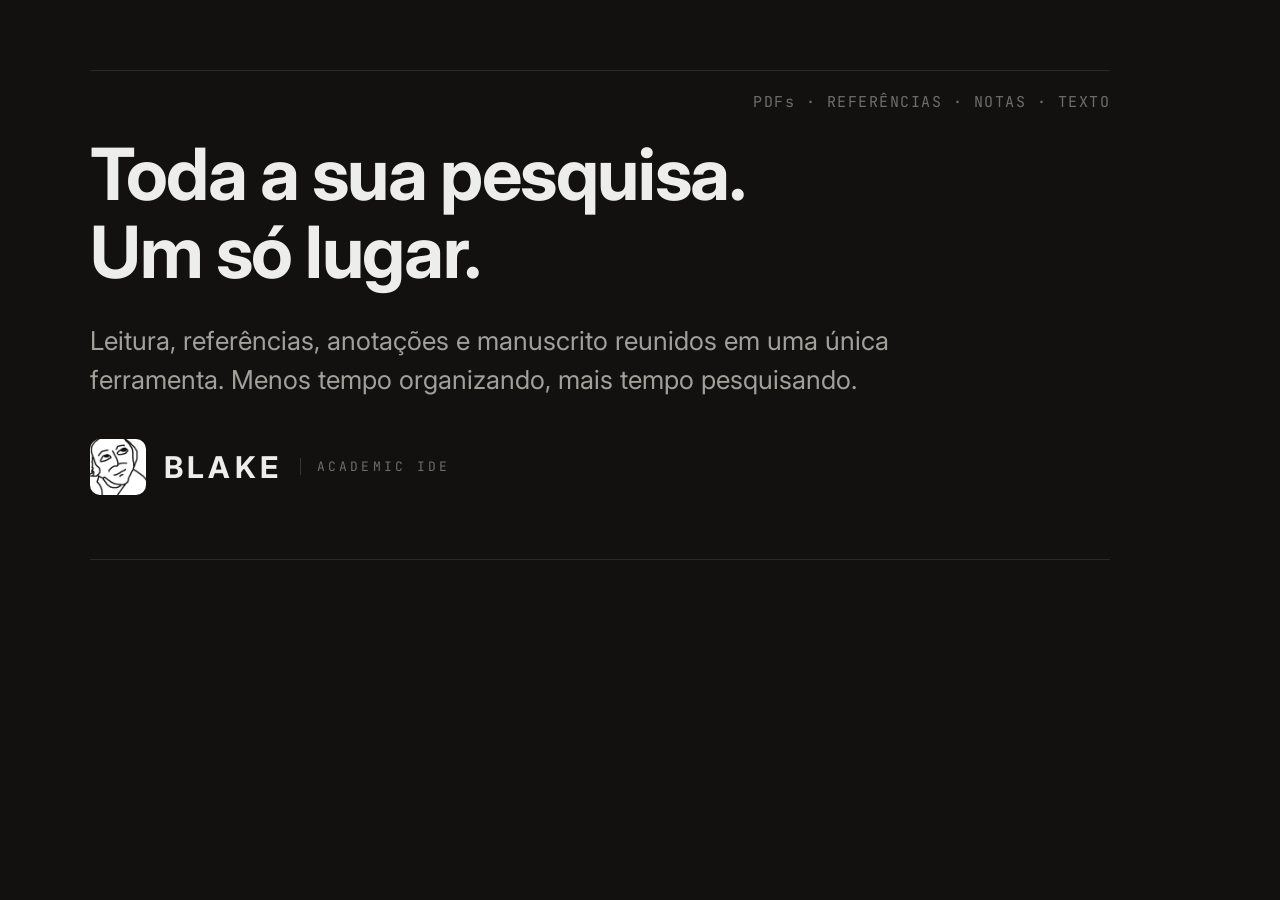
<file: assets/og.html>
<!DOCTYPE html>
<html lang="pt-BR">
<head>
<meta charset="UTF-8" />
<link href="https://fonts.googleapis.com/css2?family=Inter:wght@400;700&family=JetBrains+Mono&display=swap" rel="stylesheet" />
<style>
  * { margin: 0; padding: 0; box-sizing: border-box; }
  body {
    width: 1200px; height: 630px; overflow: hidden;
    background: #121110;
    color: #ededec;
    font-family: "Inter", -apple-system, sans-serif;
    display: flex; flex-direction: column; justify-content: center;
    padding: 0 90px;
    position: relative;
  }
  .rule { position: absolute; left: 90px; right: 90px; height: 1px; background: rgba(255,255,255,0.1); }
  .rule.top { top: 70px; }
  .rule.bottom { bottom: 70px; }
  .kicker {
    font-family: "JetBrains Mono", monospace;
    color: #ff6600; font-size: 20px; letter-spacing: 0.18em; margin-bottom: 28px;
  }
  h1 { font-size: 72px; font-weight: 700; line-height: 1.08; letter-spacing: -0.02em; margin-bottom: 30px; }
  .sub { font-size: 26px; color: #a1a09a; max-width: 820px; line-height: 1.5; margin-bottom: 40px; }
  .brand { display: flex; align-items: center; gap: 18px; }
  .brand img { width: 56px; height: 56px; border-radius: 10px; }
  .brand-name { font-weight: 700; font-size: 30px; letter-spacing: 0.14em; }
  .brand-tag { font-family: "JetBrains Mono", monospace; font-size: 13px; letter-spacing: 0.24em; color: #6e6d68; border-left: 1px solid rgba(255,255,255,0.16); padding-left: 16px; }
  .corner { position: absolute; top: 92px; right: 90px; font-family: "JetBrains Mono", monospace; font-size: 15px; color: #6e6d68; letter-spacing: 0.1em; }
</style>
</head>
<body>
  <div class="rule top"></div>
  <div class="corner">PDFs · REFERÊNCIAS · NOTAS · TEXTO</div>
  <h1>Toda a sua pesquisa.<br />Um só lugar.</h1>
  <p class="sub">Leitura, referências, anotações e manuscrito reunidos em uma única ferramenta. Menos tempo organizando, mais tempo pesquisando.</p>
  <div class="brand">
    <img src="icon.png" alt="" />
    <span class="brand-name">BLAKE</span>
    <span class="brand-tag">ACADEMIC IDE</span>
  </div>
  <div class="rule bottom"></div>
</body>
</html>
</file>
<file: style.css>
/* Blake Academic IDE — landing page
   Tokens espelhados de DESIGN.md / src/index.css */

:root {
  --bg-app: #121110;
  --bg-sidebar: #171615;
  --bg-card: #1e1d1b;
  --bg-card-hover: #262523;
  --bg-input: #151413;
  --border: rgba(255, 255, 255, 0.08);
  --border-strong: rgba(255, 255, 255, 0.16);
  --text-primary: #ededec;
  --text-secondary: #a1a09a;
  --text-muted: #6e6d68;
  --accent: #ff6600;
  --accent-hover: #ff771a;
  --cobalt: #0a84ff;
  --radius: 2px;
  --ease: cubic-bezier(0.16, 1, 0.3, 1);
  --font-sans: "Inter", -apple-system, "SF Pro Text", sans-serif;
  --font-mono: "JetBrains Mono", "SF Mono", monospace;
}

body.light {
  --bg-app: #f5f4ef;
  --bg-sidebar: #ebeae3;
  --bg-card: #ffffff;
  --bg-card-hover: #f0efe8;
  --bg-input: #e8e7df;
  --border: rgba(0, 0, 0, 0.08);
  --border-strong: rgba(0, 0, 0, 0.18);
  --text-primary: #121110;
  --text-secondary: #5e5d57;
  --text-muted: #94938c;
  --accent: #e65100;
  --accent-hover: #f5620a;
  --cobalt: #1565c0;
}

* { margin: 0; padding: 0; box-sizing: border-box; }

html { scroll-behavior: smooth; }

body {
  background: var(--bg-app);
  color: var(--text-primary);
  font-family: var(--font-sans);
  line-height: 1.6;
  transition: background 140ms var(--ease), color 140ms var(--ease);
}

.mono { font-family: var(--font-mono); }

.container {
  max-width: 1120px;
  margin: 0 auto;
  padding: 0 24px;
}

/* ── Header ─────────────────────────────── */
.site-header {
  position: sticky;
  top: 0;
  z-index: 50;
  background: color-mix(in srgb, var(--bg-app) 85%, transparent);
  backdrop-filter: blur(8px);
  border-bottom: 1px solid var(--border);
}

.header-inner {
  display: flex;
  align-items: center;
  justify-content: space-between;
  gap: 16px;
  height: 60px;
}

.brand {
  display: flex;
  align-items: center;
  gap: 10px;
  text-decoration: none;
  color: var(--text-primary);
}

.brand-icon { width: 26px; height: 26px; border-radius: var(--radius); }

.brand-name { font-weight: 700; letter-spacing: 0.12em; font-size: 15px; }

.brand-tag {
  font-family: var(--font-mono);
  font-size: 9px;
  letter-spacing: 0.22em;
  color: var(--text-muted);
  border-left: 1px solid var(--border-strong);
  padding-left: 10px;
}

.header-nav { display: flex; gap: 24px; }

.header-nav a {
  color: var(--text-secondary);
  text-decoration: none;
  font-size: 13.5px;
  transition: color 90ms var(--ease);
}

.header-nav a:hover { color: var(--text-primary); }

.header-actions { display: flex; align-items: center; gap: 8px; }

.chip-btn {
  font-family: var(--font-mono);
  font-size: 11px;
  letter-spacing: 0.08em;
  color: var(--text-secondary);
  background: transparent;
  border: 1px solid var(--border-strong);
  border-radius: var(--radius);
  padding: 5px 10px;
  cursor: pointer;
  display: inline-flex;
  align-items: center;
  gap: 6px;
  transition: all 90ms var(--ease);
}

.chip-btn:hover { color: var(--text-primary); border-color: var(--text-muted); }

.chip-btn-accent { color: var(--accent); border-color: var(--accent); }
.chip-btn-accent:hover { color: var(--accent-hover); border-color: var(--accent-hover); }

.theme-dot {
  width: 8px; height: 8px;
  border-radius: 50%;
  background: var(--accent);
}

/* ── Botões ─────────────────────────────── */
.btn {
  display: inline-block;
  font-weight: 600;
  font-size: 14px;
  text-decoration: none;
  border-radius: var(--radius);
  padding: 12px 24px;
  border: 1px solid transparent;
  cursor: pointer;
  transition: all 90ms var(--ease);
}

.btn-primary {
  background: var(--accent);
  color: #fff;
}
.btn-primary:hover { background: var(--accent-hover); }

.btn-ghost {
  color: var(--text-primary);
  border-color: var(--border-strong);
}
.btn-ghost:hover { border-color: var(--text-muted); background: var(--bg-card); }

.btn-sm { padding: 7px 14px; font-size: 12.5px; }

/* ── Hero ───────────────────────────────── */
.hero { padding: 88px 0 72px; border-bottom: 1px solid var(--border); }

.hero-grid {
  display: grid;
  grid-template-columns: 1.05fr 0.95fr;
  gap: 56px;
  align-items: center;
}

.hero h1 {
  font-size: clamp(32px, 4.4vw, 50px);
  font-weight: 700;
  line-height: 1.12;
  letter-spacing: -0.02em;
  margin-bottom: 20px;
}

.hero-sub {
  color: var(--text-secondary);
  font-size: 17px;
  max-width: 52ch;
  margin-bottom: 32px;
}

.hero-ctas { display: flex; gap: 12px; flex-wrap: wrap; margin-bottom: 20px; }

/* Screenshot real do app */
.hero-shot {
  border: 1px solid var(--border-strong);
  border-radius: 4px;
  overflow: hidden;
  box-shadow: 0 24px 64px rgba(0, 0, 0, 0.45);
  background: var(--bg-sidebar);
}

body.light .hero-shot { box-shadow: 0 24px 64px rgba(0, 0, 0, 0.12); }

.hero-shot img { display: block; width: 100%; height: auto; }

.hero-shot figcaption {
  padding: 9px 14px;
  font-size: 10px;
  letter-spacing: 0.06em;
  color: var(--text-muted);
  border-top: 1px solid var(--border);
}

.hero-eyebrow {
  color: var(--accent);
  font-size: 11px;
  letter-spacing: 0.22em;
  margin-bottom: 18px;
}

.hero-note { color: var(--text-muted); font-size: 11px; letter-spacing: 0.04em; }

/* Faixa de prova social (tese USP) */
.proof-strip {
  margin-top: 56px;
  border: 1px solid var(--border);
  border-left: 2px solid var(--accent);
  background: var(--bg-card);
  padding: 16px 20px;
  font-size: 13.5px;
  color: var(--text-secondary);
  max-width: 100%;
}

.proof-strip p { display: inline; }

.proof-label {
  color: var(--accent);
  font-size: 10px;
  letter-spacing: 0.18em;
  margin-right: 10px;
}

.proof-strip em { color: var(--text-primary); font-style: italic; }

.proof-strip a { color: var(--accent); text-decoration: none; white-space: nowrap; }
.proof-strip a:hover { color: var(--accent-hover); }

/* ── Demonstração ───────────────────────── */
.demo-media {
  border: 1px solid var(--border-strong);
  border-radius: 4px;
  overflow: hidden;
  box-shadow: 0 20px 56px rgba(0, 0, 0, 0.4);
  background: #000;
}

body.light .demo-media { box-shadow: 0 20px 56px rgba(0, 0, 0, 0.1); }

.demo-media video, .demo-media img { display: block; width: 100%; height: auto; }

.demo-media figcaption {
  padding: 9px 14px;
  font-size: 10px;
  letter-spacing: 0.06em;
  color: var(--text-muted);
  border-top: 1px solid var(--border);
  background: var(--bg-sidebar);
}

.demo-grid {
  display: grid;
  grid-template-columns: repeat(3, 1fr);
  gap: 20px;
  margin-top: 20px;
}

.demo-card {
  border: 1px solid var(--border);
  background: var(--bg-card);
  overflow: hidden;
}

.demo-card img { display: block; width: 100%; height: auto; }

.demo-card figcaption {
  padding: 14px 16px;
  display: flex;
  flex-direction: column;
  gap: 4px;
}

.demo-card figcaption strong { font-size: 14px; }
.demo-card figcaption span { color: var(--text-secondary); font-size: 12.5px; }

/* ── Seções ─────────────────────────────── */
.section { padding: 88px 0; }

.section-alt { background: var(--bg-sidebar); border-top: 1px solid var(--border); border-bottom: 1px solid var(--border); }

.section-title {
  font-size: clamp(24px, 3vw, 34px);
  font-weight: 700;
  letter-spacing: -0.015em;
  margin-bottom: 14px;
}

.section-sub { color: var(--text-secondary); max-width: 60ch; margin-bottom: 44px; }

/* Features — bento com ritmo assimétrico */
.features-grid {
  display: grid;
  grid-template-columns: repeat(6, 1fr);
  gap: 1px;
  background: var(--border);
  border: 1px solid var(--border);
}

.span-2 { grid-column: span 2; }
.span-3 { grid-column: span 3; }
.span-4 { grid-column: span 4; }
.span-6 { grid-column: span 6; }

.feature-card {
  background: var(--bg-card);
  padding: 28px 24px;
  transition: background 90ms var(--ease);
}

.feature-card:hover { background: var(--bg-card-hover); }

.feature-num { color: var(--accent); font-size: 11px; letter-spacing: 0.14em; display: block; margin-bottom: 14px; }

.feature-card h3 { font-size: 16px; margin-bottom: 8px; }

.feature-card p { color: var(--text-secondary); font-size: 13.5px; }

/* Compare */
.table-wrap { overflow-x: auto; border: 1px solid var(--border); }

.compare-table {
  width: 100%;
  border-collapse: collapse;
  font-size: 13.5px;
  min-width: 640px;
}

.compare-table th, .compare-table td {
  padding: 13px 18px;
  text-align: center;
  border-bottom: 1px solid var(--border);
}

.compare-table th {
  font-family: var(--font-mono);
  font-size: 12px;
  letter-spacing: 0.08em;
  color: var(--text-secondary);
  background: var(--bg-card);
}

.compare-table th:first-child, .compare-table td:first-child {
  text-align: left;
  color: var(--text-secondary);
}

.compare-table tbody tr:last-child td { border-bottom: none; }

.compare-table td:first-child { color: var(--text-primary); }

.compare-table col.yes, .yes { color: var(--accent); }
.partial { color: var(--text-muted); }
.no { color: var(--text-muted); opacity: 0.5; }

.compare-table th:nth-child(2) { color: var(--accent); }

.table-legend { margin-top: 14px; color: var(--text-muted); font-size: 11px; }

/* ── Download & instalação ──────────────── */
.install-grid {
  display: grid;
  grid-template-columns: repeat(3, 1fr);
  gap: 20px;
  margin-top: 36px;
}

.install-card {
  border: 1px solid var(--border);
  background: var(--bg-card);
  padding: 22px 20px;
  display: flex;
  flex-direction: column;
  gap: 10px;
}

.install-os {
  color: var(--accent);
  font-size: 10px;
  letter-spacing: 0.18em;
}

.install-file {
  color: var(--text-primary);
  font-size: 12.5px;
  border: 1px dashed var(--border-strong);
  padding: 7px 10px;
  margin-bottom: 4px;
}

.install-steps {
  margin: 0 0 6px;
  padding-left: 18px;
  display: flex;
  flex-direction: column;
  gap: 7px;
  color: var(--text-secondary);
  font-size: 13px;
}

.install-note {
  margin-top: auto;
  padding-top: 6px;
  color: var(--text-muted);
  font-size: 10.5px;
  letter-spacing: 0.04em;
}

.install-cmd {
  display: block;
  background: var(--bg-input);
  border: 1px solid var(--border);
  border-radius: var(--radius);
  padding: 8px 10px;
  font-size: 11px;
  color: var(--text-primary);
  overflow-x: auto;
  white-space: nowrap;
}

.install-why {
  margin-top: 26px;
  color: var(--text-secondary);
  font-size: 13.5px;
  border: 1px dashed var(--border-strong);
  border-left: 2px solid var(--accent);
  padding: 14px 18px;
  max-width: 860px;
}

/* Manifesto */
.manifesto-inner { max-width: 760px; }

.manifesto blockquote p {
  font-size: clamp(19px, 2.4vw, 26px);
  line-height: 1.5;
  font-weight: 500;
  letter-spacing: -0.01em;
  border-left: 2px solid var(--accent);
  padding-left: 28px;
}

/* ── Preços ─────────────────────────────── */
.pricing-grid {
  display: grid;
  grid-template-columns: repeat(3, 1fr);
  gap: 20px;
  align-items: stretch;
}

.price-card {
  border: 1px solid var(--border);
  background: var(--bg-card);
  padding: 26px 24px;
  display: flex;
  flex-direction: column;
  gap: 12px;
}

.price-card-featured {
  border-color: var(--accent);
  box-shadow: 0 0 0 1px var(--accent) inset;
}

.price-tier {
  color: var(--text-muted);
  font-size: 11px;
  letter-spacing: 0.22em;
}

.price-card-featured .price-tier { color: var(--accent); }

.price-value { font-size: 30px; font-weight: 700; letter-spacing: -0.02em; line-height: 1.1; }

.price-value small, .price-value span + small { font-size: 14px; font-weight: 500; color: var(--text-secondary); letter-spacing: 0; }

.price-desc { color: var(--text-secondary); font-size: 13.5px; min-height: 2.6em; }

.price-desc .soon {
  font-style: normal;
  font-family: var(--font-mono);
  font-size: 10px;
  letter-spacing: 0.12em;
  color: var(--accent);
  border: 1px solid var(--accent);
  padding: 1px 6px;
  margin-left: 4px;
  white-space: nowrap;
}

.price-list {
  list-style: none;
  display: flex;
  flex-direction: column;
  gap: 9px;
  font-size: 13px;
  color: var(--text-secondary);
  margin-bottom: 8px;
}

.price-list li { padding-left: 18px; position: relative; }

.price-list li::before {
  content: "→";
  position: absolute;
  left: 0;
  color: var(--accent);
  font-family: var(--font-mono);
  font-size: 12px;
}

.price-cta { margin-top: auto; text-align: center; }

.pricing-note {
  margin-top: 24px;
  color: var(--text-muted);
  font-size: 10.5px;
  letter-spacing: 0.05em;
  line-height: 1.8;
  border: 1px dashed var(--border-strong);
  padding: 12px 16px;
}

/* ── Universidades / Revistas ───────────── */
.audience-eyebrow {
  color: var(--accent);
  font-size: 11px;
  letter-spacing: 0.22em;
  margin-bottom: 16px;
}

.audience-grid {
  display: grid;
  grid-template-columns: 1.1fr 0.9fr;
  gap: 48px;
  align-items: center;
}

.audience-list {
  list-style: none;
  display: flex;
  flex-direction: column;
  gap: 12px;
  color: var(--text-secondary);
  font-size: 14px;
  margin-bottom: 28px;
}

.audience-list li { padding-left: 22px; position: relative; }

.audience-list li::before {
  content: "—";
  position: absolute;
  left: 0;
  color: var(--accent);
}

.audience-shot {
  border: 1px solid var(--border-strong);
  border-radius: 4px;
  overflow: hidden;
  box-shadow: 0 20px 56px rgba(0, 0, 0, 0.35);
}

body.light .audience-shot { box-shadow: 0 20px 56px rgba(0, 0, 0, 0.1); }

.audience-shot img { display: block; width: 100%; height: auto; }

/* Waitlist */
.waitlist-inner { max-width: 640px; }

.waitlist .section-sub { margin-bottom: 28px; }

.waitlist-note { margin-top: 18px; color: var(--text-muted); font-size: 11px; letter-spacing: 0.08em; }

/* Footer */
.site-footer { border-top: 1px solid var(--border); padding: 36px 0; }

.footer-inner {
  display: flex;
  align-items: center;
  justify-content: space-between;
  gap: 20px;
  flex-wrap: wrap;
}

.footer-brand { display: flex; align-items: center; gap: 10px; color: var(--text-secondary); font-size: 11px; letter-spacing: 0.14em; }
.footer-brand .brand-icon { width: 20px; height: 20px; }

.footer-links { display: flex; gap: 22px; }

.footer-links a { color: var(--text-secondary); text-decoration: none; font-size: 13px; transition: color 90ms var(--ease); }
.footer-links a:hover { color: var(--text-primary); }

.footer-copy { color: var(--text-muted); font-size: 11px; }

/* ── Responsivo ─────────────────────────── */
@media (max-width: 900px) {
  .hero { padding: 56px 0; }
  .hero-grid { grid-template-columns: 1fr; gap: 40px; }
  .hero-shot { max-width: 620px; }
  .features-grid { grid-template-columns: 1fr; }
  .span-2, .span-3, .span-4, .span-6 { grid-column: auto; }
  .header-nav { display: none; }
  .pricing-grid { grid-template-columns: 1fr; }
  .demo-grid { grid-template-columns: 1fr; }
  .audience-grid { grid-template-columns: 1fr; gap: 32px; }
}

@media (max-width: 560px) {
  .section { padding: 64px 0; }
  .brand-tag { display: none; }
  .btn { width: 100%; text-align: center; }
  .hero-ctas { flex-direction: column; }
  .manifesto blockquote p { padding-left: 18px; }
}
</file>
